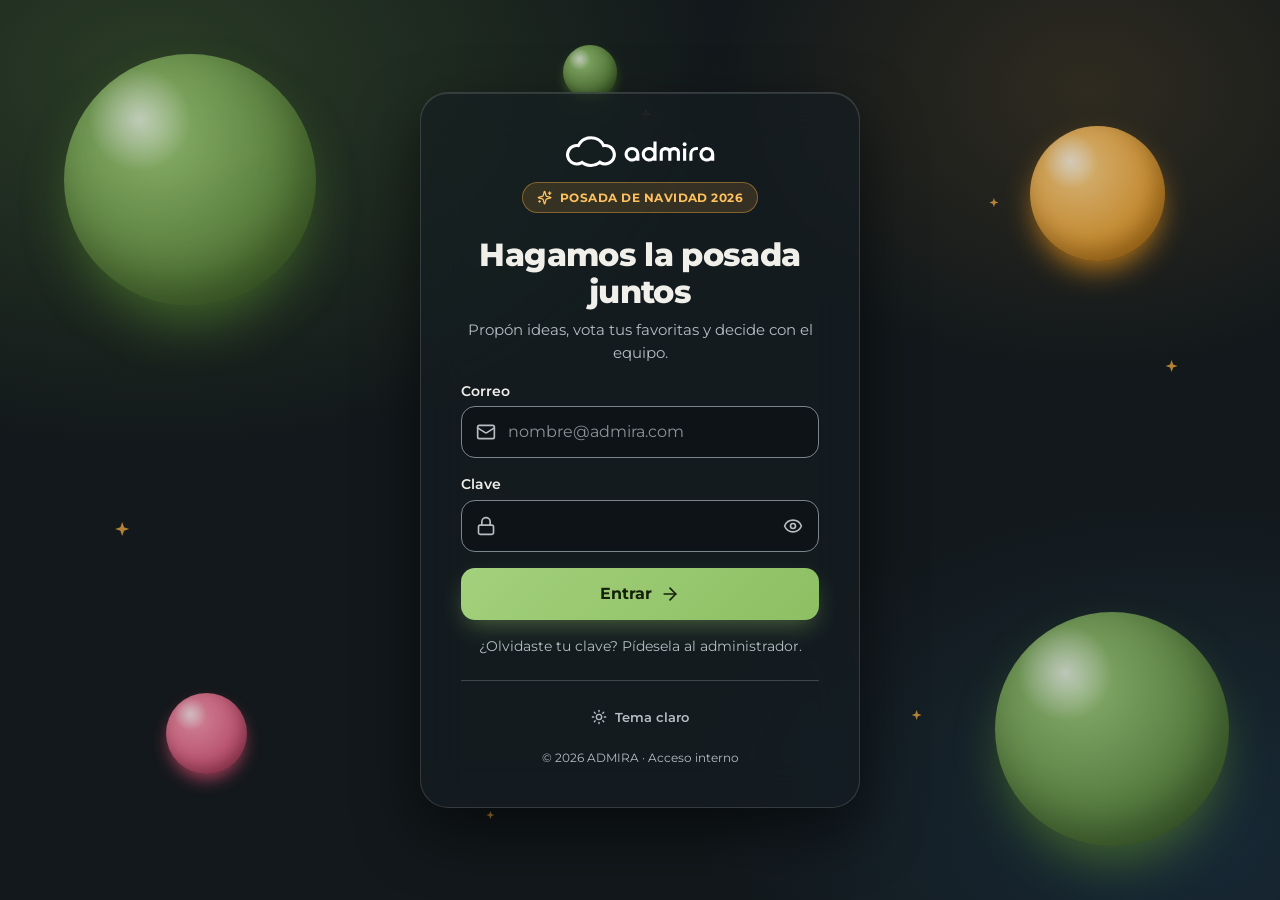
<file: index.html>
<!DOCTYPE html>
<html lang="es" data-tema="oscuro">
<head>
  <meta charset="UTF-8">
  <meta name="viewport" content="width=device-width, initial-scale=1, viewport-fit=cover">
  <title>Posada ADMIRA</title>
  <link rel="icon" type="image/svg+xml" href="assets/admira-icon_green.svg">
  <link rel="preconnect" href="https://fonts.googleapis.com">
  <link rel="preconnect" href="https://fonts.gstatic.com" crossorigin>
  <link rel="stylesheet" href="https://fonts.googleapis.com/css2?family=Montserrat:wght@400..800&display=swap">
  <link rel="stylesheet" href="css/variables.css">
  <link rel="stylesheet" href="css/base.css">
  <link rel="stylesheet" href="css/login.css">
  <script src="js/tema.js"></script>
  <script src="js/config.js" defer></script>
  <script src="js/sesion.js" defer></script>
  <script src="js/api.js" defer></script>
  <script src="js/dom.js" defer></script>
  <script src="js/login.js" defer></script>
</head>
<body class="pagina-login">
  <svg class="sprite" aria-hidden="true" focusable="false">
    <symbol id="i-correo" viewBox="0 0 24 24"><rect width="20" height="16" x="2" y="4" rx="2"/><path d="m22 7-8.97 5.7a1.94 1.94 0 0 1-2.06 0L2 7"/></symbol>
    <symbol id="i-candado" viewBox="0 0 24 24"><rect width="18" height="11" x="3" y="11" rx="2" ry="2"/><path d="M7 11V7a5 5 0 0 1 10 0v4"/></symbol>
    <symbol id="i-ojo" viewBox="0 0 24 24"><path d="M2.062 12.348a1 1 0 0 1 0-.696 10.75 10.75 0 0 1 19.876 0 1 1 0 0 1 0 .696 10.75 10.75 0 0 1-19.876 0"/><circle cx="12" cy="12" r="3"/></symbol>
    <symbol id="i-ojo-tachado" viewBox="0 0 24 24"><path d="M10.733 5.076a10.744 10.744 0 0 1 11.205 6.575 1 1 0 0 1 0 .696 10.747 10.747 0 0 1-1.444 2.49"/><path d="M14.084 14.158a3 3 0 0 1-4.242-4.242"/><path d="M17.479 17.499a10.75 10.75 0 0 1-15.417-5.151 1 1 0 0 1 0-.696 10.75 10.75 0 0 1 4.446-5.143"/><path d="m2 2 20 20"/></symbol>
    <symbol id="i-sol" viewBox="0 0 24 24"><circle cx="12" cy="12" r="4"/><path d="M12 2v2"/><path d="M12 20v2"/><path d="m4.93 4.93 1.41 1.41"/><path d="m17.66 17.66 1.41 1.41"/><path d="M2 12h2"/><path d="M20 12h2"/><path d="m6.34 17.66-1.41 1.41"/><path d="m19.07 4.93-1.41 1.41"/></symbol>
    <symbol id="i-luna" viewBox="0 0 24 24"><path d="M12 3a6 6 0 0 0 9 9 9 9 0 1 1-9-9Z"/></symbol>
    <symbol id="i-destello" viewBox="0 0 24 24"><path d="M9.937 15.5A2 2 0 0 0 8.5 14.063l-6.135-1.582a.5.5 0 0 1 0-.962L8.5 9.936A2 2 0 0 0 9.937 8.5l1.582-6.135a.5.5 0 0 1 .963 0L14.063 8.5A2 2 0 0 0 15.5 9.937l6.135 1.581a.5.5 0 0 1 0 .964L15.5 14.063a2 2 0 0 0-1.437 1.437l-1.582 6.135a.5.5 0 0 1-.963 0z"/><path d="M20 3v4"/><path d="M22 5h-4"/><path d="M4 17v2"/><path d="M5 18H3"/></symbol>
    <symbol id="i-alerta" viewBox="0 0 24 24"><circle cx="12" cy="12" r="10"/><line x1="12" x2="12" y1="8" y2="12"/><line x1="12" x2="12.01" y1="16" y2="16"/></symbol>
    <symbol id="i-flecha" viewBox="0 0 24 24"><path d="M5 12h14"/><path d="m12 5 7 7-7 7"/></symbol>
    <symbol id="i-cargando" viewBox="0 0 24 24"><circle cx="12" cy="12" r="9" stroke-dasharray="28 60"/></symbol>
  </svg>

  <div class="fondo" aria-hidden="true">
    <span class="esfera esfera--olive-grande"></span>
    <span class="esfera esfera--oro"></span>
    <span class="esfera esfera--olive-media"></span>
    <span class="esfera esfera--rosa"></span>
    <span class="esfera esfera--olive-chica"></span>
    <span class="destello destello--1"></span>
    <span class="destello destello--2"></span>
    <span class="destello destello--3"></span>
    <span class="destello destello--4"></span>
    <span class="destello destello--5"></span>
    <span class="destello destello--6"></span>
  </div>

  <main class="login">
    <section class="tarjeta" aria-label="Acceso a la posada">
      <header class="tarjeta__cabecera">
        <img class="logo logo--oscuro" src="assets/admira-logo_white.svg" alt="ADMIRA" width="170" height="43">
        <img class="logo logo--claro" src="assets/admira-logo_green.svg" alt="ADMIRA" width="170" height="43">
        <p class="chip">
          <svg class="icono" aria-hidden="true" focusable="false"><use href="#i-destello"/></svg>
          Posada de Navidad 2026
        </p>
      </header>

      <form id="formulario-login" class="formulario" novalidate>
        <div class="formulario__encabezado">
          <h1 class="formulario__titulo">Hagamos la posada juntos</h1>
          <p class="formulario__texto">Propón ideas, vota tus favoritas y decide con el equipo.</p>
        </div>
        <div class="campo">
          <label for="correo">Correo</label>
          <div class="campo__control">
            <svg class="icono campo__icono" aria-hidden="true" focusable="false"><use href="#i-correo"/></svg>
            <input id="correo" name="correo" type="email" autocomplete="username" inputmode="email" autocapitalize="none" spellcheck="false" maxlength="120" placeholder="nombre@admira.com" required>
          </div>
        </div>
        <div class="campo">
          <label for="clave">Clave</label>
          <div class="campo__control campo__clave">
            <svg class="icono campo__icono" aria-hidden="true" focusable="false"><use href="#i-candado"/></svg>
            <input id="clave" name="clave" type="password" autocomplete="current-password" maxlength="128" required>
            <button class="campo__alternar" type="button" data-objetivo="clave" aria-label="Mostrar clave" aria-pressed="false">
              <svg class="icono icono--ver" aria-hidden="true" focusable="false"><use href="#i-ojo"/></svg>
              <svg class="icono icono--ocultar" aria-hidden="true" focusable="false"><use href="#i-ojo-tachado"/></svg>
            </button>
          </div>
        </div>
        <div id="mensaje-login" class="mensaje" role="alert" hidden>
          <svg class="icono" aria-hidden="true" focusable="false"><use href="#i-alerta"/></svg>
          <span class="mensaje__texto"></span>
        </div>
        <button class="boton" type="submit">
          <svg class="icono boton__spinner" aria-hidden="true" focusable="false"><use href="#i-cargando"/></svg>
          <span class="boton__texto">Entrar</span>
          <svg class="icono boton__flecha" aria-hidden="true" focusable="false"><use href="#i-flecha"/></svg>
        </button>
        <p class="formulario__ayuda">¿Olvidaste tu clave? Pídesela al administrador.</p>
      </form>

      <form id="formulario-clave" class="formulario" novalidate hidden>
        <div class="formulario__encabezado">
          <h1 class="formulario__titulo">Crea tu clave</h1>
          <p class="formulario__texto">Es tu primer acceso: cambia la clave temporal por una personal.</p>
        </div>
        <div class="campo">
          <label for="claveActual">Clave temporal</label>
          <div class="campo__control campo__clave">
            <svg class="icono campo__icono" aria-hidden="true" focusable="false"><use href="#i-candado"/></svg>
            <input id="claveActual" name="claveActual" type="password" autocomplete="current-password" maxlength="128" required>
            <button class="campo__alternar" type="button" data-objetivo="claveActual" aria-label="Mostrar clave" aria-pressed="false">
              <svg class="icono icono--ver" aria-hidden="true" focusable="false"><use href="#i-ojo"/></svg>
              <svg class="icono icono--ocultar" aria-hidden="true" focusable="false"><use href="#i-ojo-tachado"/></svg>
            </button>
          </div>
        </div>
        <div class="campo">
          <label for="claveNueva">Clave nueva</label>
          <div class="campo__control campo__clave">
            <svg class="icono campo__icono" aria-hidden="true" focusable="false"><use href="#i-candado"/></svg>
            <input id="claveNueva" name="claveNueva" type="password" autocomplete="new-password" maxlength="128" aria-describedby="requisitos" required>
            <button class="campo__alternar" type="button" data-objetivo="claveNueva" aria-label="Mostrar clave" aria-pressed="false">
              <svg class="icono icono--ver" aria-hidden="true" focusable="false"><use href="#i-ojo"/></svg>
              <svg class="icono icono--ocultar" aria-hidden="true" focusable="false"><use href="#i-ojo-tachado"/></svg>
            </button>
          </div>
        </div>
        <ul id="requisitos" class="requisitos" aria-label="Requisitos de la clave nueva">
          <li data-requisito="longitud" data-cumple="false"><span class="solo-lectores estado">Pendiente: </span>Mínimo 10 caracteres</li>
          <li data-requisito="mayuscula" data-cumple="false"><span class="solo-lectores estado">Pendiente: </span>Una mayúscula</li>
          <li data-requisito="minuscula" data-cumple="false"><span class="solo-lectores estado">Pendiente: </span>Una minúscula</li>
          <li data-requisito="numero" data-cumple="false"><span class="solo-lectores estado">Pendiente: </span>Un número</li>
        </ul>
        <div class="campo">
          <label for="confirmacion">Confirma la clave nueva</label>
          <div class="campo__control">
            <svg class="icono campo__icono" aria-hidden="true" focusable="false"><use href="#i-candado"/></svg>
            <input id="confirmacion" name="confirmacion" type="password" autocomplete="new-password" maxlength="128" required>
          </div>
        </div>
        <div id="mensaje-clave" class="mensaje" role="alert" hidden>
          <svg class="icono" aria-hidden="true" focusable="false"><use href="#i-alerta"/></svg>
          <span class="mensaje__texto"></span>
        </div>
        <button class="boton" type="submit">
          <svg class="icono boton__spinner" aria-hidden="true" focusable="false"><use href="#i-cargando"/></svg>
          <span class="boton__texto">Guardar y entrar</span>
          <svg class="icono boton__flecha" aria-hidden="true" focusable="false"><use href="#i-flecha"/></svg>
        </button>
      </form>

      <footer class="tarjeta__pie">
        <button id="boton-tema" class="tema-alternar" type="button" aria-label="Cambiar a tema claro">
          <svg class="icono tema-alternar__icono tema-alternar__sol" aria-hidden="true" focusable="false"><use href="#i-sol"/></svg>
          <svg class="icono tema-alternar__icono tema-alternar__luna" aria-hidden="true" focusable="false"><use href="#i-luna"/></svg>
          <span class="tema-alternar__sol">Tema claro</span>
          <span class="tema-alternar__luna">Tema oscuro</span>
        </button>
        <p class="tarjeta__copy">© 2026 ADMIRA · Acceso interno</p>
      </footer>
    </section>
  </main>
</body>
</html>
</file>
<file: css/variables.css>
:root {
  color-scheme: light;
  --color-fondo: #F0EFE9;
  --color-superficie: #FFFFFF;
  --color-campo: #FFFFFF;
  --color-texto: #343E44;
  --color-texto-suave: #5A666D;
  --color-borde: #DAD8CE;
  --color-borde-fuerte: #858F95;
  --color-boton: #4F7A2E;
  --color-boton-hover: #3F6325;
  --color-boton-texto: #FFFFFF;
  --color-enlace: #3F6325;
  --color-foco: #1F5F99;
  --color-exito: #3F6325;
  --color-error-fondo: #FDECF0;
  --color-error-texto: #A61E45;
  --color-error-borde: #F66F8D;
  --degradado-inicio: #36561F;
  --degradado-fin: #4F7A2E;
  --sombra-tarjeta: 0 12px 32px rgba(52, 62, 68, 0.14);
  --sombra-contenedor: 0 24px 60px rgba(52, 62, 68, 0.22);
  --radio-chico: 10px;
  --radio-campo: 14px;
  --radio-medio: 18px;
  --radio-tarjeta: 24px;
  --radio-grande: 28px;
  --espacio-1: 0.25rem;
  --espacio-2: 0.5rem;
  --espacio-3: 0.75rem;
  --espacio-4: 1rem;
  --espacio-5: 1.5rem;
  --espacio-6: 2rem;
  --espacio-8: 3rem;
  --fuente: "Montserrat", system-ui, -apple-system, "Segoe UI", Roboto, sans-serif;

  --curva: cubic-bezier(0.22, 1, 0.36, 1);
  --duracion-rapida: 0.18s;
  --duracion: 0.32s;

  --color-destello: #E8941A;
  --color-chip-fondo: rgba(251, 176, 64, 0.18);
  --color-chip-borde: rgba(232, 148, 26, 0.45);
  --color-chip-texto: #7A4B04;
  --cristal-fondo: rgba(255, 255, 255, 0.84);
  --cristal-borde: rgba(255, 255, 255, 0.95);
  --cristal-brillo: rgba(255, 255, 255, 0.9);
  --color-campo-cristal: #FFFFFF;
  --halo-foco: rgba(79, 122, 46, 0.22);
  --degradado-boton: linear-gradient(135deg, #4F7A2E, #3F6325);
  --sombra-boton: 0 10px 22px -6px rgba(63, 99, 37, 0.55);
  --sombra-boton-hover: 0 16px 30px -8px rgba(63, 99, 37, 0.6);
  --fondo-login:
    radial-gradient(60rem 40rem at 12% 8%, rgba(104, 152, 64, 0.2), transparent 60%),
    radial-gradient(50rem 36rem at 92% 92%, rgba(54, 134, 201, 0.16), transparent 60%),
    radial-gradient(40rem 30rem at 85% 10%, rgba(251, 176, 64, 0.16), transparent 60%),
    #F0EFE9;
  --esfera-opacidad: 0.9;
  --esfera-olive-a: #A3D07C;
  --esfera-olive-b: #4F7A2E;
  --esfera-oro-a: #FFD58A;
  --esfera-oro-b: #E8941A;
  --esfera-rosa-a: #FF9DB4;
  --esfera-rosa-b: #D94C72;

  --fondo-app:
    radial-gradient(48rem 28rem at 0% 0%, rgba(104, 152, 64, 0.16), transparent 60%),
    radial-gradient(40rem 28rem at 100% 100%, rgba(54, 134, 201, 0.12), transparent 60%),
    radial-gradient(34rem 24rem at 100% 0%, rgba(251, 176, 64, 0.12), transparent 60%),
    #F0EFE9;
  --color-tarjeta: #FFFFFF;
  --color-tarjeta-borde: rgba(52, 62, 68, 0.1);
  --color-barra: rgba(255, 255, 255, 0.88);
  --color-superior: rgba(240, 239, 233, 0.78);
  --color-hundido: rgba(52, 62, 68, 0.07);
  --color-acento-suave: rgba(79, 122, 46, 0.14);
  --color-oro: #B36A07;
  --color-oro-suave: rgba(251, 176, 64, 0.22);
  --color-cielo: #2A6FB0;
  --color-cielo-suave: rgba(54, 134, 201, 0.14);
  --color-rosa: #C23B62;
  --color-rosa-suave: rgba(246, 111, 141, 0.18);
  --sombra-suave: 0 1px 2px rgba(52, 62, 68, 0.06), 0 10px 24px -10px rgba(52, 62, 68, 0.14);
  --sombra-elevada: 0 2px 4px rgba(52, 62, 68, 0.08), 0 22px 40px -14px rgba(52, 62, 68, 0.24);
  --ancho-barra: 272px;
  --ancho-barra-contraida: 84px;
  --alto-superior: 72px;
}

[data-tema="oscuro"] {
  color-scheme: dark;
  --color-fondo: #1B2124;
  --color-superficie: #2A3338;
  --color-campo: #222A2E;
  --color-texto: #F0EFE9;
  --color-texto-suave: #B6BEC2;
  --color-borde: #3C484E;
  --color-borde-fuerte: #7C878D;
  --color-boton: #8DBF63;
  --color-boton-hover: #A3D07C;
  --color-boton-texto: #14200B;
  --color-enlace: #A3D07C;
  --color-foco: #8EC3F2;
  --color-exito: #A3D07C;
  --color-error-fondo: #3A2029;
  --color-error-texto: #FFB3C4;
  --color-error-borde: #F66F8D;
  --degradado-inicio: #1E2D12;
  --degradado-fin: #2F4A1B;
  --sombra-tarjeta: 0 12px 32px rgba(0, 0, 0, 0.45);
  --sombra-contenedor: 0 24px 60px rgba(0, 0, 0, 0.55);

  --color-destello: #FBB040;
  --color-chip-fondo: rgba(251, 176, 64, 0.14);
  --color-chip-borde: rgba(251, 176, 64, 0.4);
  --color-chip-texto: #FFC15E;
  --cristal-fondo: rgba(22, 30, 34, 0.66);
  --cristal-borde: rgba(255, 255, 255, 0.14);
  --cristal-brillo: rgba(255, 255, 255, 0.12);
  --color-campo-cristal: rgba(8, 12, 14, 0.5);
  --halo-foco: rgba(141, 191, 99, 0.28);
  --degradado-boton: linear-gradient(135deg, #A3D07C, #8DBF63);
  --sombra-boton: 0 10px 24px -6px rgba(141, 191, 99, 0.45);
  --sombra-boton-hover: 0 16px 32px -8px rgba(141, 191, 99, 0.55);
  --fondo-login:
    radial-gradient(60rem 40rem at 12% 8%, rgba(104, 152, 64, 0.28), transparent 60%),
    radial-gradient(50rem 36rem at 92% 92%, rgba(54, 134, 201, 0.16), transparent 60%),
    radial-gradient(40rem 30rem at 85% 10%, rgba(251, 176, 64, 0.12), transparent 60%),
    #12181B;
  --esfera-opacidad: 0.8;

  --fondo-app:
    radial-gradient(48rem 28rem at 0% 0%, rgba(104, 152, 64, 0.26), transparent 60%),
    radial-gradient(40rem 28rem at 100% 100%, rgba(54, 134, 201, 0.14), transparent 60%),
    radial-gradient(34rem 24rem at 100% 0%, rgba(251, 176, 64, 0.1), transparent 60%),
    #12181B;
  --color-tarjeta: #1B2327;
  --color-tarjeta-borde: rgba(255, 255, 255, 0.08);
  --color-barra: rgba(22, 30, 34, 0.82);
  --color-superior: rgba(18, 24, 27, 0.72);
  --color-hundido: rgba(255, 255, 255, 0.06);
  --color-acento-suave: rgba(141, 191, 99, 0.16);
  --color-oro: #FFC15E;
  --color-oro-suave: rgba(251, 176, 64, 0.16);
  --color-cielo: #8EC3F2;
  --color-cielo-suave: rgba(142, 195, 242, 0.14);
  --color-rosa: #FFB3C4;
  --color-rosa-suave: rgba(255, 179, 196, 0.14);
  --sombra-suave: 0 1px 2px rgba(0, 0, 0, 0.3), 0 10px 24px -10px rgba(0, 0, 0, 0.5);
  --sombra-elevada: 0 2px 4px rgba(0, 0, 0, 0.35), 0 22px 40px -14px rgba(0, 0, 0, 0.65);
}
</file>
<file: css/base.css>
*, *::before, *::after { box-sizing: border-box; }

html { -webkit-text-size-adjust: 100%; }

body {
  margin: 0;
  min-height: 100vh;
  min-height: 100dvh;
  font-family: var(--fuente);
  font-size: 1rem;
  line-height: 1.5;
  color: var(--color-texto);
  background: var(--color-fondo);
}

h1, h2, p, ul { margin: 0; }
ul { padding: 0; list-style: none; }
button, input { font: inherit; }
img { display: block; max-width: 100%; }
[hidden] { display: none !important; }

:focus-visible {
  outline: 3px solid var(--color-foco);
  outline-offset: 2px;
}

.solo-lectores {
  position: absolute;
  width: 1px;
  height: 1px;
  margin: -1px;
  padding: 0;
  overflow: hidden;
  clip: rect(0, 0, 0, 0);
  white-space: nowrap;
  border: 0;
}

.boton {
  width: 100%;
  min-height: 48px;
  padding: var(--espacio-3) var(--espacio-5);
  border: 0;
  border-radius: var(--radio-chico);
  background: var(--color-boton);
  color: var(--color-boton-texto);
  font-weight: 600;
  cursor: pointer;
  transition: background-color 0.15s ease;
}

.boton:hover { background: var(--color-boton-hover); }
.boton:disabled { opacity: 0.7; cursor: progress; }

.campo { display: grid; gap: var(--espacio-1); }
.campo label { font-weight: 600; font-size: 0.9rem; }

.campo input {
  width: 100%;
  min-height: 48px;
  padding: var(--espacio-2) var(--espacio-3);
  border: 1px solid var(--color-borde-fuerte);
  border-radius: var(--radio-chico);
  background: var(--color-campo);
  color: var(--color-texto);
}

.campo__clave { position: relative; }
.campo__clave input { padding-right: 5.5rem; }

.campo__alternar {
  position: absolute;
  top: 50%;
  right: var(--espacio-2);
  min-height: 36px;
  padding: 0 var(--espacio-3);
  transform: translateY(-50%);
  border: 0;
  border-radius: var(--radio-chico);
  background: transparent;
  color: var(--color-enlace);
  font-weight: 600;
  font-size: 0.85rem;
  cursor: pointer;
}

.mensaje {
  padding: var(--espacio-3) var(--espacio-4);
  border-left: 4px solid var(--color-error-borde);
  border-radius: var(--radio-chico);
  background: var(--color-error-fondo);
  color: var(--color-error-texto);
  font-size: 0.9rem;
}

.boton-tema {
  position: fixed;
  top: var(--espacio-4);
  right: var(--espacio-4);
  z-index: 10;
  display: grid;
  place-items: center;
  width: 44px;
  height: 44px;
  border: 1px solid var(--color-borde);
  border-radius: 50%;
  background: var(--color-superficie);
  color: var(--color-texto);
  box-shadow: var(--sombra-tarjeta);
  cursor: pointer;
}

@media (prefers-reduced-motion: reduce) {
  *, *::before, *::after { transition: none !important; animation: none !important; }
}
</file>
<file: css/login.css>
.sprite {
  position: absolute;
  width: 0;
  height: 0;
  overflow: hidden;
}

.icono {
  flex: none;
  width: 1.25rem;
  height: 1.25rem;
  fill: none;
  stroke: currentColor;
  stroke-width: 2;
  stroke-linecap: round;
  stroke-linejoin: round;
}

.pagina-login {
  position: relative;
  display: grid;
  place-items: center;
  min-height: 100dvh;
  padding:
    max(var(--espacio-4), env(safe-area-inset-top))
    max(var(--espacio-4), env(safe-area-inset-right))
    max(var(--espacio-4), env(safe-area-inset-bottom))
    max(var(--espacio-4), env(safe-area-inset-left));
  overflow-x: hidden;
}

.fondo {
  position: fixed;
  inset: 0;
  z-index: 0;
  overflow: hidden;
  background: var(--fondo-login);
  pointer-events: none;
}

.esfera {
  position: absolute;
  width: var(--tamano);
  height: var(--tamano);
  font-size: var(--tamano);
  border-radius: 50%;
  opacity: var(--esfera-opacidad);
  background:
    radial-gradient(circle at 30% 26%, rgba(255, 255, 255, 0.75) 0, rgba(255, 255, 255, 0) 20%),
    radial-gradient(circle at 36% 32%, var(--esfera-a), var(--esfera-b) 80%);
  box-shadow:
    inset -0.05em -0.08em 0.16em rgba(0, 0, 0, 0.28),
    0 0.1em 0.22em -0.05em var(--esfera-b);
  animation: flotar var(--duracion-flote) ease-in-out var(--retraso) infinite alternate;
  will-change: transform;
}

.esfera--olive-grande {
  --tamano: clamp(150px, 28vmin, 320px);
  --esfera-a: var(--esfera-olive-a);
  --esfera-b: var(--esfera-olive-b);
  --duracion-flote: 13s;
  --retraso: -2s;
  --dx: 14px;
  --dy: -26px;
  top: 6%;
  left: 5%;
}

.esfera--oro {
  --tamano: clamp(80px, 15vmin, 180px);
  --esfera-a: var(--esfera-oro-a);
  --esfera-b: var(--esfera-oro-b);
  --duracion-flote: 10s;
  --retraso: -5s;
  --dx: -12px;
  --dy: 22px;
  top: 14%;
  right: 9%;
}

.esfera--olive-media {
  --tamano: clamp(140px, 26vmin, 300px);
  --esfera-a: var(--esfera-olive-a);
  --esfera-b: var(--esfera-olive-b);
  --duracion-flote: 15s;
  --retraso: -8s;
  --dx: -18px;
  --dy: -24px;
  right: 4%;
  bottom: 6%;
}

.esfera--rosa {
  --tamano: clamp(48px, 9vmin, 110px);
  --esfera-a: var(--esfera-rosa-a);
  --esfera-b: var(--esfera-rosa-b);
  --duracion-flote: 9s;
  --retraso: -3s;
  --dx: 10px;
  --dy: -18px;
  bottom: 14%;
  left: 13%;
}

.esfera--olive-chica {
  --tamano: clamp(36px, 6vmin, 76px);
  --esfera-a: var(--esfera-olive-a);
  --esfera-b: var(--esfera-olive-b);
  --duracion-flote: 11s;
  --retraso: -6s;
  --dx: 8px;
  --dy: 16px;
  top: 5%;
  left: 44%;
}

.destello {
  position: absolute;
  width: var(--lado);
  height: var(--lado);
  background: var(--color-destello);
  clip-path: polygon(50% 0, 63% 37%, 100% 50%, 63% 63%, 50% 100%, 37% 63%, 0 50%, 37% 37%);
  opacity: 0.7;
  animation: titilar var(--ciclo) ease-in-out var(--retraso) infinite;
}

.destello--1 { --lado: 12px; --ciclo: 3.4s; --retraso: 0s; top: 12%; left: 50%; }
.destello--2 { --lado: 9px; --ciclo: 4.1s; --retraso: -1.2s; top: 22%; right: 22%; }
.destello--3 { --lado: 14px; --ciclo: 3.8s; --retraso: -2.1s; top: 58%; left: 9%; }
.destello--4 { --lado: 10px; --ciclo: 4.6s; --retraso: -0.6s; bottom: 20%; right: 28%; }
.destello--5 { --lado: 8px; --ciclo: 3.2s; --retraso: -1.8s; bottom: 9%; left: 38%; }
.destello--6 { --lado: 12px; --ciclo: 4.3s; --retraso: -2.7s; top: 40%; right: 8%; }

.login {
  position: relative;
  z-index: 1;
  display: grid;
  justify-items: center;
  width: 100%;
}

.tarjeta {
  position: relative;
  display: grid;
  gap: var(--espacio-5);
  width: 100%;
  max-width: 440px;
  padding: clamp(1.5rem, 6vw, 2.5rem);
  border: 1px solid var(--cristal-borde);
  border-radius: var(--radio-grande);
  background: var(--cristal-fondo);
  box-shadow: inset 0 1px 0 var(--cristal-brillo), var(--sombra-contenedor);
  -webkit-backdrop-filter: blur(22px) saturate(140%);
  backdrop-filter: blur(22px) saturate(140%);
  animation: entrar 0.7s var(--curva) both;
}

@supports not ((backdrop-filter: blur(1px)) or (-webkit-backdrop-filter: blur(1px))) {
  .tarjeta { background: var(--color-superficie); }
}

.tarjeta__cabecera {
  display: grid;
  justify-items: center;
  gap: var(--espacio-3);
}

.logo { width: 150px; height: auto; }
.logo--claro { display: none; }
[data-tema="claro"] .logo--claro { display: block; }
[data-tema="claro"] .logo--oscuro { display: none; }

.chip {
  display: inline-flex;
  align-items: center;
  gap: var(--espacio-2);
  padding: 0.35rem 0.85rem;
  border: 1px solid var(--color-chip-borde);
  border-radius: 999px;
  background: var(--color-chip-fondo);
  color: var(--color-chip-texto);
  font-size: 0.75rem;
  font-weight: 700;
  letter-spacing: 0.04em;
  text-transform: uppercase;
}

.chip .icono { width: 0.95rem; height: 0.95rem; }

.formulario {
  display: grid;
  gap: var(--espacio-4);
  animation: aparecer var(--duracion) var(--curva) both;
}

.formulario__encabezado {
  display: grid;
  gap: var(--espacio-2);
  text-align: center;
}

.formulario__titulo {
  font-size: clamp(1.6rem, 6vw, 2rem);
  font-weight: 800;
  line-height: 1.15;
  letter-spacing: -0.02em;
}

.formulario__texto {
  color: var(--color-texto-suave);
  font-size: 0.95rem;
}

.formulario__ayuda {
  color: var(--color-texto-suave);
  font-size: 0.85rem;
  text-align: center;
}

.campo label { transition: color var(--duracion-rapida) ease; }
.campo:focus-within label { color: var(--color-boton); }

.campo__control { position: relative; }

.campo__icono {
  position: absolute;
  top: 50%;
  left: 0.95rem;
  transform: translateY(-50%);
  color: var(--color-texto-suave);
  pointer-events: none;
  transition: color var(--duracion-rapida) ease, transform var(--duracion) var(--curva);
}

.campo__control:focus-within .campo__icono {
  color: var(--color-boton);
  transform: translateY(-50%) scale(1.15);
}

.campo__control input {
  min-height: 52px;
  padding-left: 2.9rem;
  border-radius: var(--radio-campo);
  background: var(--color-campo-cristal);
  transition:
    border-color var(--duracion-rapida) ease,
    box-shadow var(--duracion) var(--curva),
    transform var(--duracion) var(--curva);
}

.campo__control input::placeholder {
  color: var(--color-texto-suave);
  opacity: 0.75;
}

.campo__control input:focus-visible {
  outline: 2px solid transparent;
  outline-offset: 0;
  border-color: var(--color-boton);
  box-shadow: 0 0 0 4px var(--halo-foco);
  transform: translateY(-1px);
}

.campo__control input:-webkit-autofill {
  -webkit-text-fill-color: var(--color-texto);
  caret-color: var(--color-texto);
  box-shadow: 0 0 0 1000px var(--color-campo) inset;
  transition: background-color 9999s ease-out;
}

.campo__control input:-webkit-autofill:focus {
  box-shadow: 0 0 0 1000px var(--color-campo) inset, 0 0 0 4px var(--halo-foco);
}

.campo__clave input { padding-right: 3.4rem; }

.campo__alternar {
  display: grid;
  place-items: center;
  right: 0.4rem;
  width: 40px;
  min-height: 40px;
  height: 40px;
  padding: 0;
  border-radius: 12px;
  color: var(--color-texto-suave);
  transform: translateY(-50%);
  transition:
    color var(--duracion-rapida) ease,
    background-color var(--duracion-rapida) ease,
    transform var(--duracion) var(--curva);
}

.campo__alternar .icono--ocultar { display: none; }
.campo__alternar[aria-pressed="true"] .icono--ver { display: none; }
.campo__alternar[aria-pressed="true"] .icono--ocultar { display: block; }
.campo__alternar:active { transform: translateY(-50%) scale(0.9); }

@media (hover: hover) and (pointer: fine) {
  .campo__alternar:hover {
    background: var(--halo-foco);
    color: var(--color-boton);
    transform: translateY(-50%) scale(1.08);
  }
}

.requisitos {
  display: grid;
  grid-template-columns: repeat(auto-fit, minmax(150px, 1fr));
  gap: var(--espacio-2) var(--espacio-3);
  font-size: 0.8rem;
  color: var(--color-texto-suave);
}

.requisitos li {
  position: relative;
  display: flex;
  align-items: center;
  gap: var(--espacio-2);
  transition: color var(--duracion) ease;
}

.requisitos li::before {
  content: "";
  flex: none;
  width: 18px;
  height: 18px;
  border: 2px solid var(--color-borde-fuerte);
  border-radius: 50%;
  transition:
    background-color var(--duracion) var(--curva),
    border-color var(--duracion) var(--curva),
    transform var(--duracion) var(--curva);
}

.requisitos li::after {
  content: "";
  position: absolute;
  top: 50%;
  left: 9px;
  width: 5px;
  height: 9px;
  border: solid var(--color-boton-texto);
  border-width: 0 2px 2px 0;
  transform: translate(-50%, -62%) rotate(45deg) scale(0);
  transition: transform var(--duracion) var(--curva);
}

.requisitos li[data-cumple="true"] { color: var(--color-exito); }

.requisitos li[data-cumple="true"]::before {
  border-color: var(--color-exito);
  background: var(--color-exito);
  transform: scale(1.08);
}

.requisitos li[data-cumple="true"]::after {
  transform: translate(-50%, -62%) rotate(45deg) scale(1);
}

.login .mensaje {
  display: flex;
  align-items: flex-start;
  gap: var(--espacio-2);
  animation: vibrar 0.45s var(--curva);
}

.login .mensaje .icono { margin-top: 0.1rem; }

.login .boton {
  position: relative;
  display: inline-flex;
  align-items: center;
  justify-content: center;
  gap: var(--espacio-2);
  min-height: 52px;
  overflow: hidden;
  isolation: isolate;
  border-radius: var(--radio-campo);
  background: var(--degradado-boton);
  box-shadow: var(--sombra-boton);
  font-size: 1rem;
  font-weight: 700;
  letter-spacing: 0.01em;
  outline: 3px solid transparent;
  outline-offset: 0;
  transition:
    transform var(--duracion) var(--curva),
    box-shadow var(--duracion) var(--curva),
    outline-offset var(--duracion) var(--curva),
    opacity var(--duracion-rapida) ease;
}

.login .boton::after {
  content: "";
  position: absolute;
  inset: 0;
  background: linear-gradient(105deg, transparent 30%, rgba(255, 255, 255, 0.38) 50%, transparent 70%);
  transform: translateX(-130%) skewX(-20deg);
  transition: transform 0.8s var(--curva);
  pointer-events: none;
}

.login .boton:focus-visible {
  outline-color: var(--color-foco);
  outline-offset: 4px;
}

.boton__flecha { transition: transform var(--duracion) var(--curva); }

.boton__spinner {
  display: none;
  animation: girar 0.8s linear infinite;
}

.login .boton[data-cargando="true"] .boton__spinner { display: block; }
.login .boton[data-cargando="true"] .boton__flecha { display: none; }

@media (hover: hover) and (pointer: fine) {
  .login .boton:hover:not(:disabled) {
    background: var(--degradado-boton);
    box-shadow: var(--sombra-boton-hover);
    transform: translateY(-2px);
  }

  .login .boton:hover:not(:disabled)::after { transform: translateX(130%) skewX(-20deg); }
  .login .boton:hover:not(:disabled) .boton__flecha { transform: translateX(4px); }
}

.login .boton:active:not(:disabled) {
  box-shadow: var(--sombra-boton);
  transform: translateY(0) scale(0.98);
}

.login .boton:disabled { box-shadow: none; }

.tarjeta__pie {
  display: grid;
  justify-items: center;
  gap: var(--espacio-3);
  padding-top: var(--espacio-4);
  border-top: 1px solid var(--color-borde);
}

.tarjeta__copy {
  color: var(--color-texto-suave);
  font-size: 0.75rem;
}

.tema-alternar {
  display: inline-flex;
  align-items: center;
  gap: var(--espacio-2);
  min-height: 40px;
  padding: 0 var(--espacio-4);
  border: 0;
  border-radius: 999px;
  background: transparent;
  color: var(--color-texto-suave);
  font-size: 0.8rem;
  font-weight: 600;
  cursor: pointer;
  transition:
    background-color var(--duracion-rapida) ease,
    color var(--duracion-rapida) ease,
    transform var(--duracion) var(--curva);
}

.tema-alternar__icono {
  width: 1rem;
  height: 1rem;
  transition: transform 0.5s var(--curva);
}

.tema-alternar__luna { display: none; }
[data-tema="claro"] .tema-alternar__sol { display: none; }
[data-tema="claro"] .tema-alternar__luna { display: block; }

.tema-alternar:active { transform: scale(0.96); }

@media (hover: hover) and (pointer: fine) {
  .tema-alternar:hover {
    background: var(--halo-foco);
    color: var(--color-texto);
  }

  .tema-alternar:hover .tema-alternar__icono { transform: rotate(25deg) scale(1.15); }
}

@media (max-width: 360px) {
  .tarjeta { padding: 1.25rem; }
  .logo { width: 130px; }
}

@keyframes entrar {
  from { opacity: 0; transform: translateY(18px) scale(0.98); }
  to { opacity: 1; transform: none; }
}

@keyframes aparecer {
  from { opacity: 0; transform: translateY(8px); }
  to { opacity: 1; transform: none; }
}

@keyframes flotar {
  from { transform: translate3d(0, 0, 0); }
  to { transform: translate3d(var(--dx), var(--dy), 0); }
}

@keyframes titilar {
  0%, 100% { opacity: 0.25; transform: scale(0.6) rotate(0deg); }
  50% { opacity: 1; transform: scale(1.1) rotate(20deg); }
}

@keyframes girar {
  to { transform: rotate(360deg); }
}

@keyframes vibrar {
  0%, 100% { transform: translateX(0); }
  20% { transform: translateX(-6px); }
  40% { transform: translateX(5px); }
  60% { transform: translateX(-3px); }
  80% { transform: translateX(2px); }
}
</file>
